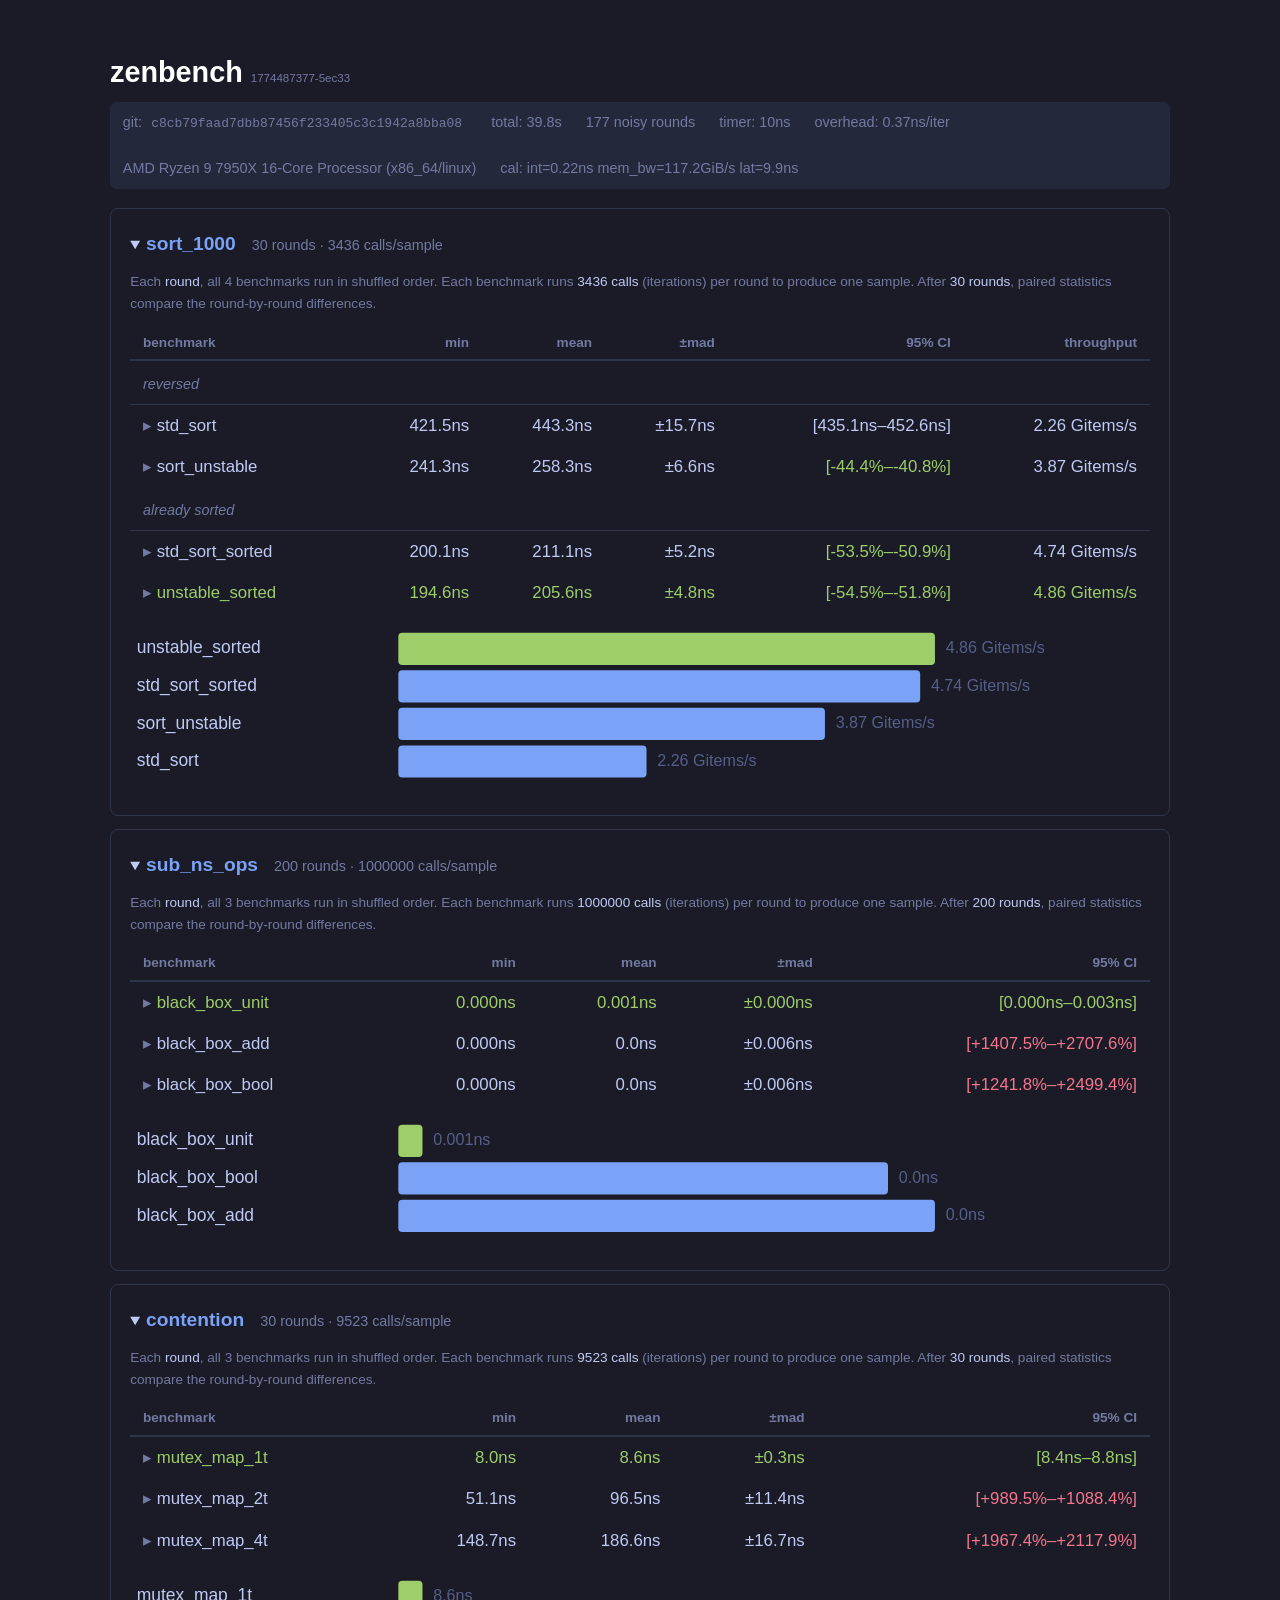
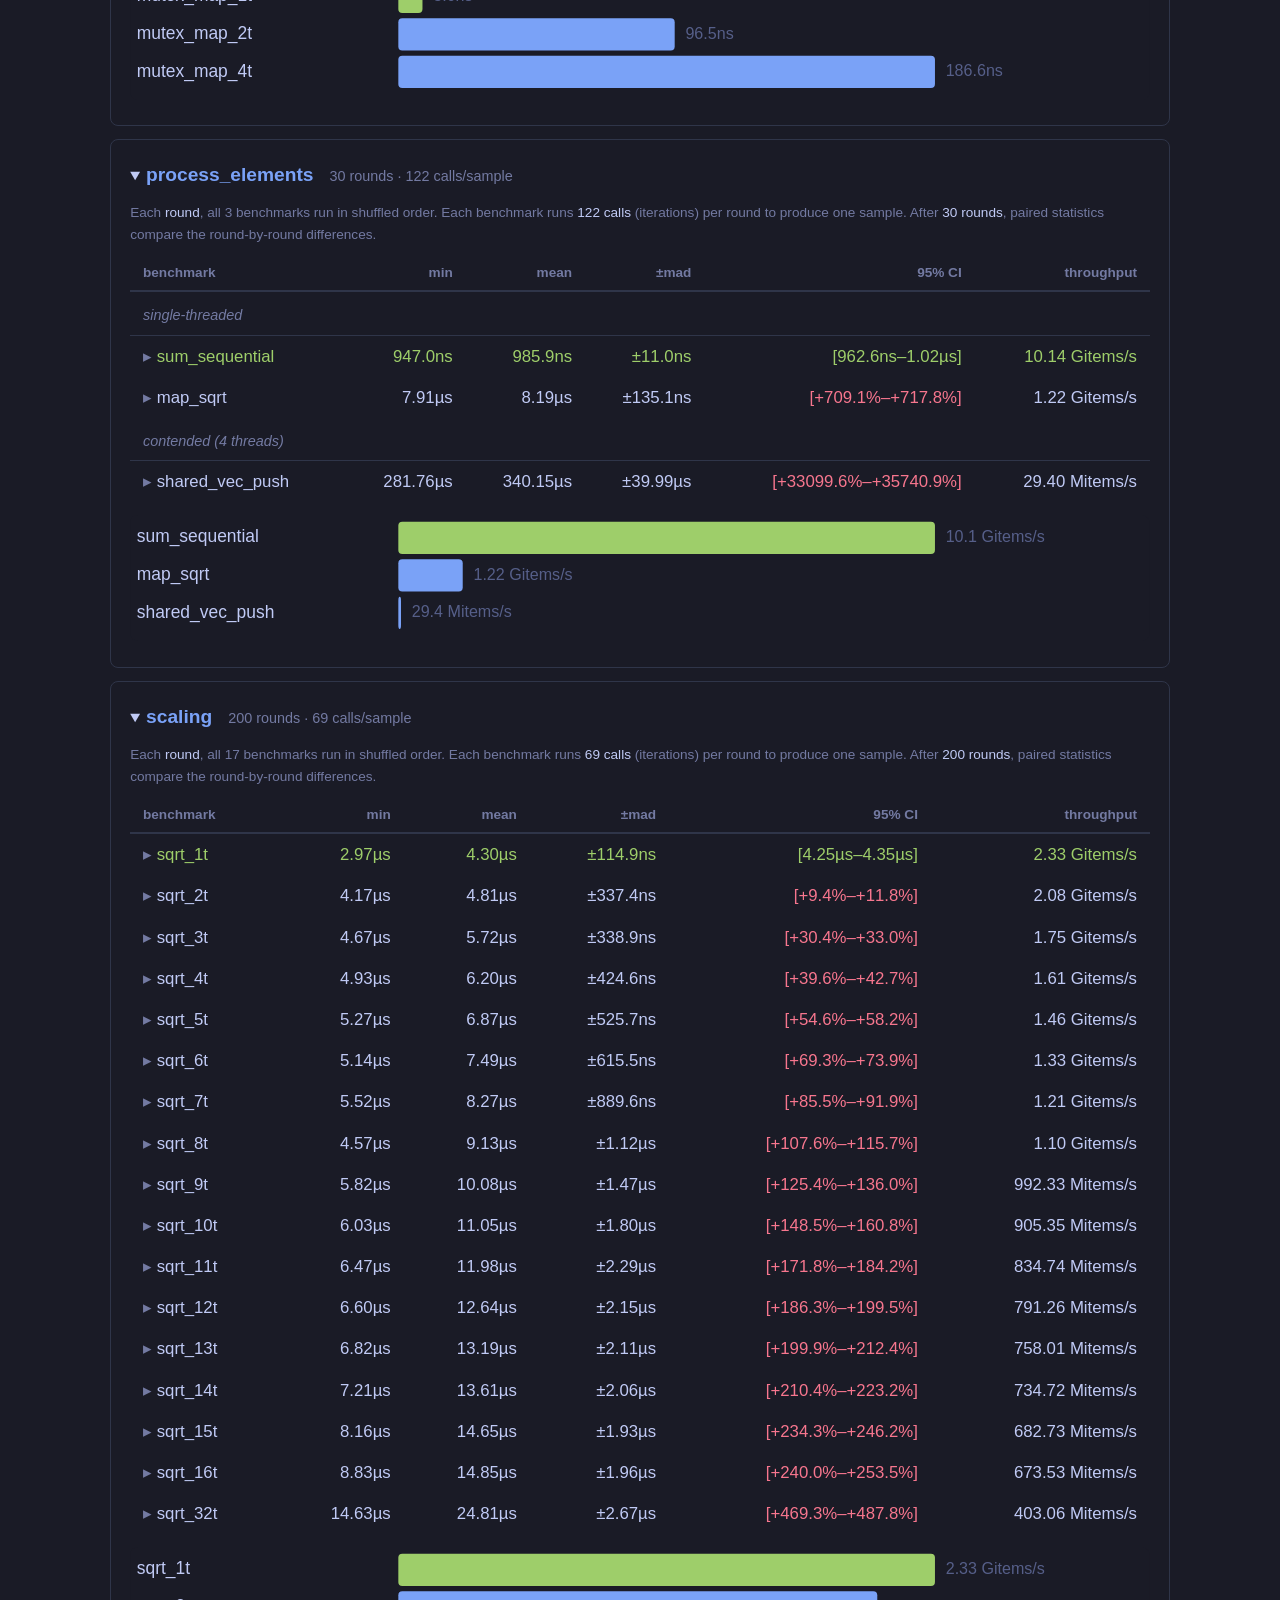
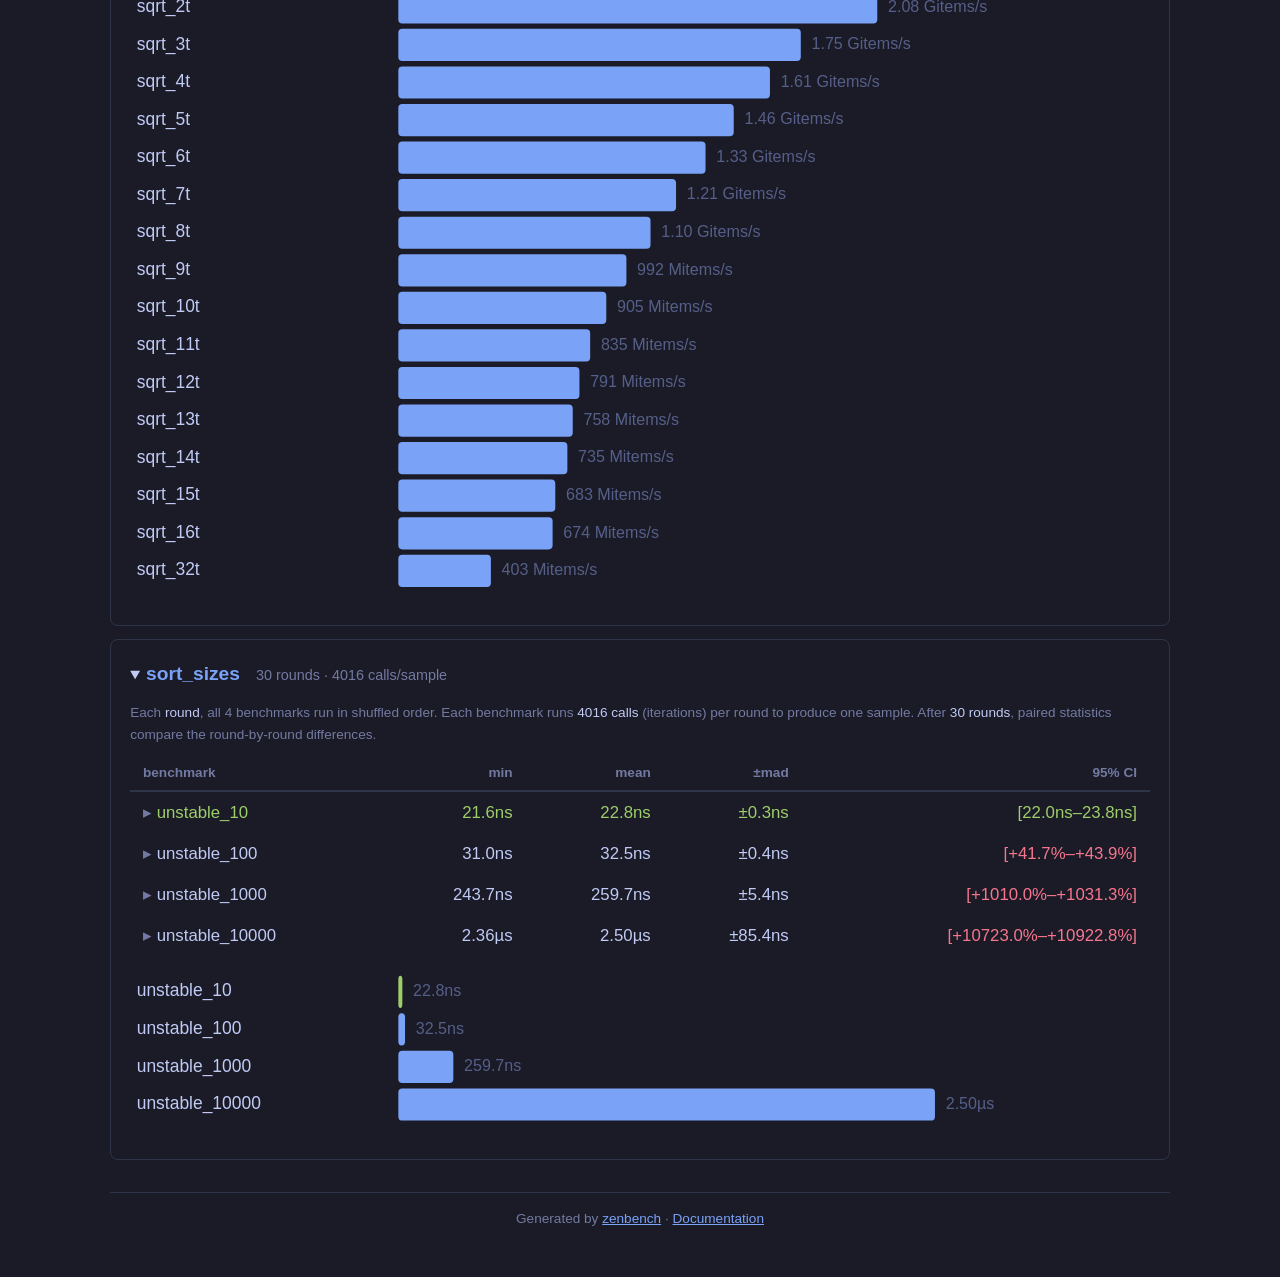
<file: site/static/example-report.html>
<!DOCTYPE html>
<html lang="en">
<head>
<meta charset="utf-8">
<meta name="viewport" content="width=device-width, initial-scale=1">
<title>zenbench results</title>
<style>
  :root { --bg: #1a1b26; --fg: #c0caf5; --accent: #7aa2f7; --dim: #737aa2; --green: #9ece6a; --red: #f7768e; --yellow: #e0af68; --surface: #24283b; --border: #2f3549; }
  body { font-family: -apple-system, BlinkMacSystemFont, 'Segoe UI', sans-serif; background: var(--bg); color: var(--fg); margin: 0; padding: 0; font-size: 15px; line-height: 1.5; }
  .container { max-width: 1060px; margin: 0 auto; padding: 2rem; }
  h1 { color: #fff; margin-bottom: 0.5rem; font-size: 1.8rem; } h1 small { color: var(--dim); font-weight: normal; font-size: 0.4em; }
  h2 { color: var(--accent); font-size: 1.2rem; margin: 0; display: inline; }
  h4 { color: var(--accent); font-size: 0.95rem; margin: 0.6rem 0 0.3rem; }
  .meta { color: var(--dim); font-size: 0.9rem; margin-left: 1rem; }
  .header-meta { display: flex; gap: 1.5rem; flex-wrap: wrap; color: var(--dim); font-size: 0.9rem; margin-bottom: 1.2rem; padding: 0.6rem 0.8rem; background: var(--surface); border-radius: 6px; }
  summary { cursor: pointer; padding: 0.5rem 0; }
  summary:hover { opacity: 0.8; }
  details { margin: 0.8rem 0; border: 1px solid var(--border); border-radius: 8px; padding: 0.8rem 1.2rem; }
  table { border-collapse: collapse; width: 100%; margin: 0.5rem 0; }
  th, td { padding: 0.5rem 0.8rem; text-align: right; font-size: 1.05rem; border: none; }
  th { color: var(--dim); font-weight: 600; font-size: 0.85rem; border-bottom: 2px solid var(--border); }
  th:first-child, td:first-child { text-align: left; }
  td { font-variant-numeric: tabular-nums; }
  .header-row th { padding-bottom: 0.4rem; }
  tr:hover > td { background: rgba(255,255,255,0.03); }
  .fastest > td { color: var(--green); }
  .subgroup td { color: var(--dim); font-style: italic; font-size: 0.9rem; padding-top: 0.8rem; border-bottom: 1px solid var(--border); text-align: left; }
  .bench-toggle { cursor: pointer; white-space: nowrap; }
  .bench-toggle::before { content: '▸ '; color: var(--dim); }
  .detail-toggle:checked + .bench-toggle::before { content: '▾ '; }
  .bench-toggle:hover { opacity: 0.8; }
  .detail-row { display: none; }
  .detail-row td { padding: 0.2rem 0.8rem 0.6rem; border: none; }
  tr:has(.detail-toggle:checked) + .detail-row { display: table-row; }
  .detail-grid { display: grid; grid-template-columns: repeat(auto-fill, minmax(240px, 1fr)); gap: 0.6rem; padding: 0.6rem 0; }
  .detail-section { background: var(--surface); border-radius: 6px; padding: 0.6rem 0.9rem; }
  .detail-table { margin: 0; }
  .detail-table td { font-size: 0.9rem; padding: 0.2rem 0.5rem; border-bottom: 1px solid rgba(255,255,255,0.05); }
  .detail-table td:first-child { color: var(--dim); width: 45%; }
  .explain { font-size: 0.8rem; color: var(--dim); font-style: italic; margin-top: 0.15rem; }
  .methodology { font-size: 0.85rem; color: var(--dim); margin: 0.3rem 0 0.6rem; line-height: 1.6; }
  .methodology strong { color: var(--fg); font-weight: 500; }
  .pill { display: inline-block; font-size: 0.75rem; padding: 0.1em 0.5em; border-radius: 10px; font-weight: 600; }
  .pill-green { background: rgba(158,206,106,0.15); color: var(--green); }
  .pill-red { background: rgba(247,118,142,0.15); color: var(--red); }
  .pill-yellow { background: rgba(224,175,104,0.15); color: var(--yellow); }
  .pill-dim { background: rgba(115,122,162,0.15); color: var(--dim); }
  svg { margin: 0.8rem 0; display: block; max-width: 100%; }
  code { background: var(--surface); padding: 0.15em 0.4em; border-radius: 3px; font-size: 0.9em; }
</style>
</head>
<body><div class="container">
<h1>zenbench <small>1774487377-5ec33</small></h1>
<div class="header-meta"><span>git: <code>c8cb79faad7dbb87456f233405c3c1942a8bba08</code></span><span>total: 39.8s</span><span>177 noisy rounds</span><span>timer: 10ns</span><span>overhead: 0.37ns/iter</span><span>AMD Ryzen 9 7950X 16-Core Processor (x86_64/linux)</span><span>cal: int=0.22ns mem_bw=117.2GiB/s lat=9.9ns</span></div>
<details open><summary><h2>sort_1000</h2><span class="meta">30 rounds · 3436 calls/sample</span></summary>
<p class="methodology">Each <strong>round</strong>, all 4 benchmarks run in shuffled order. Each benchmark runs <strong>3436 calls</strong> (iterations) per round to produce one sample. After <strong>30 rounds</strong>, paired statistics compare the round-by-round differences.</p>
<table><tr class="header-row"><th>benchmark</th><th>min</th><th>mean</th><th>±mad</th><th>95% CI</th><th>throughput</th></tr>
<tr class="subgroup"><td colspan="6">reversed</td></tr>
<tr><td><input type="checkbox" id="b-sort_1000-std_sort" class="detail-toggle" hidden><label class="bench-toggle" for="b-sort_1000-std_sort">std_sort</label></td><td>421.5ns</td><td>443.3ns</td><td>±15.7ns</td><td>[435.1ns–452.6ns]</td><td>2.26 Gitems/s</td></tr>
<tr class="detail-row"><td colspan="6">
<div class="detail-grid">
<div class="detail-section"><h4>Summary</h4><table class="detail-table"><tr><td>n</td><td>30</td></tr><tr><td>min</td><td>421.5ns</td></tr><tr><td>mean</td><td>443.3ns</td></tr><tr><td>median</td><td>434.8ns</td></tr><tr><td>max</td><td>534.8ns</td></tr><tr><td>MAD</td><td>15.7ns</td></tr><tr><td>std dev</td><td>24.9ns</td></tr><tr><td>CV</td><td>5.6% <span class="pill pill-dim">good</span></td></tr><tr><td>cold start</td><td>982.0ns</td></tr><tr><td>mean CI</td><td>[435.1ns – 452.6ns]</td></tr></table></div>
</div>
</td></tr>
<tr><td><input type="checkbox" id="b-sort_1000-sort_unstable" class="detail-toggle" hidden><label class="bench-toggle" for="b-sort_1000-sort_unstable">sort_unstable</label></td><td>241.3ns</td><td>258.3ns</td><td>±6.6ns</td><td><span style="color:#9ece6a">[-44.4%–-40.8%]</span></td><td>3.87 Gitems/s</td></tr>
<tr class="detail-row"><td colspan="6">
<div class="detail-grid">
<div class="detail-section"><h4>Summary</h4><table class="detail-table"><tr><td>n</td><td>30</td></tr><tr><td>min</td><td>241.3ns</td></tr><tr><td>mean</td><td>258.3ns</td></tr><tr><td>median</td><td>248.3ns</td></tr><tr><td>max</td><td>356.2ns</td></tr><tr><td>MAD</td><td>6.6ns</td></tr><tr><td>std dev</td><td>26.4ns</td></tr><tr><td>CV</td><td>10.2% <span class="pill pill-dim">good</span></td></tr><tr><td>cold start</td><td>310.0ns</td></tr><tr><td>mean CI</td><td>[250.0ns – 268.5ns]</td></tr></table></div>
<div class="detail-section"><h4>vs Baseline</h4><table class="detail-table"><tr><td>change</td><td>-42.61%</td></tr><tr><td>significant</td><td><span class="pill pill-green">yes — real difference</span></td></tr><tr><td>effect size</td><td>d=-11.22 <span class="pill pill-dim">large</span></td></tr><tr><td>Wilcoxon p</td><td>0.0000</td></tr><tr><td>CI</td><td>[-195.1ns – -179.3ns]</td></tr><tr><td>drift</td><td>r=0.10 <span class="pill-green pill">stable — no systematic trend</span></td></tr><tr><td>samples</td><td>30</td></tr><tr><td>outliers removed</td><td>3</td></tr></table></div>
</div>
</td></tr>
<tr class="subgroup"><td colspan="6">already sorted</td></tr>
<tr><td><input type="checkbox" id="b-sort_1000-std_sort_sorted" class="detail-toggle" hidden><label class="bench-toggle" for="b-sort_1000-std_sort_sorted">std_sort_sorted</label></td><td>200.1ns</td><td>211.1ns</td><td>±5.2ns</td><td><span style="color:#9ece6a">[-53.5%–-50.9%]</span></td><td>4.74 Gitems/s</td></tr>
<tr class="detail-row"><td colspan="6">
<div class="detail-grid">
<div class="detail-section"><h4>Summary</h4><table class="detail-table"><tr><td>n</td><td>30</td></tr><tr><td>min</td><td>200.1ns</td></tr><tr><td>mean</td><td>211.1ns</td></tr><tr><td>median</td><td>204.6ns</td></tr><tr><td>max</td><td>254.5ns</td></tr><tr><td>MAD</td><td>5.2ns</td></tr><tr><td>std dev</td><td>13.9ns</td></tr><tr><td>CV</td><td>6.6% <span class="pill pill-dim">good</span></td></tr><tr><td>cold start</td><td>301.0ns</td></tr><tr><td>mean CI</td><td>[206.6ns – 216.3ns]</td></tr></table></div>
<div class="detail-section"><h4>vs Baseline</h4><table class="detail-table"><tr><td>change</td><td>-52.13%</td></tr><tr><td>significant</td><td><span class="pill pill-green">yes — real difference</span></td></tr><tr><td>effect size</td><td>d=-15.83 <span class="pill pill-dim">large</span></td></tr><tr><td>Wilcoxon p</td><td>0.0000</td></tr><tr><td>CI</td><td>[-234.8ns – -223.4ns]</td></tr><tr><td>drift</td><td>r=0.24 <span class="pill-green pill">stable — no systematic trend</span></td></tr><tr><td>samples</td><td>30</td></tr><tr><td>outliers removed</td><td>3</td></tr></table></div>
</div>
</td></tr>
<tr class="fastest"><td><input type="checkbox" id="b-sort_1000-unstable_sorted" class="detail-toggle" hidden><label class="bench-toggle" for="b-sort_1000-unstable_sorted">unstable_sorted</label></td><td>194.6ns</td><td>205.6ns</td><td>±4.8ns</td><td><span style="color:#9ece6a">[-54.5%–-51.8%]</span></td><td>4.86 Gitems/s</td></tr>
<tr class="detail-row"><td colspan="6">
<div class="detail-grid">
<div class="detail-section"><h4>Summary</h4><table class="detail-table"><tr><td>n</td><td>30</td></tr><tr><td>min</td><td>194.6ns</td></tr><tr><td>mean</td><td>205.6ns</td></tr><tr><td>median</td><td>199.8ns</td></tr><tr><td>max</td><td>269.2ns</td></tr><tr><td>MAD</td><td>4.8ns</td></tr><tr><td>std dev</td><td>15.3ns</td></tr><tr><td>CV</td><td>7.4% <span class="pill pill-dim">good</span></td></tr><tr><td>cold start</td><td>371.0ns</td></tr><tr><td>mean CI</td><td>[200.8ns – 211.5ns]</td></tr></table></div>
<div class="detail-section"><h4>vs Baseline</h4><table class="detail-table"><tr><td>change</td><td>-53.10%</td></tr><tr><td>significant</td><td><span class="pill pill-green">yes — real difference</span></td></tr><tr><td>effect size</td><td>d=-14.30 <span class="pill pill-dim">large</span></td></tr><tr><td>Wilcoxon p</td><td>0.0000</td></tr><tr><td>CI</td><td>[-239.0ns – -227.1ns]</td></tr><tr><td>drift</td><td>r=0.15 <span class="pill-green pill">stable — no systematic trend</span></td></tr><tr><td>samples</td><td>30</td></tr><tr><td>outliers removed</td><td>2</td></tr></table></div>
</div>
</td></tr>
</table>
<svg width="100%" viewBox="0 0 760 122" xmlns="http://www.w3.org/2000/svg">
<style>
text { font-family: -apple-system, sans-serif; font-size: 13px; fill: #c0caf5; }
.bar { fill: #7aa2f7; }
.bar-fastest { fill: #9ece6a; }
.value { font-size: 12px; fill: #565f89; }
</style>
<rect width="100%" height="100%" fill="#1a1b26" rx="6"/>
  <text x="5" y="17" dominant-baseline="middle">unstable_sorted</text>
<rect class="bar-fastest" x="200" y="5" width="400" height="24" rx="3"/>
<text class="value" x="608" y="17" dominant-baseline="middle">4.86 Gitems/s</text>
  <text x="5" y="45" dominant-baseline="middle">std_sort_sorted</text>
<rect class="bar" x="200" y="33" width="389" height="24" rx="3"/>
<text class="value" x="597" y="45" dominant-baseline="middle">4.74 Gitems/s</text>
  <text x="5" y="73" dominant-baseline="middle">sort_unstable</text>
<rect class="bar" x="200" y="61" width="318" height="24" rx="3"/>
<text class="value" x="526" y="73" dominant-baseline="middle">3.87 Gitems/s</text>
  <text x="5" y="101" dominant-baseline="middle">std_sort</text>
<rect class="bar" x="200" y="89" width="185" height="24" rx="3"/>
<text class="value" x="393" y="101" dominant-baseline="middle">2.26 Gitems/s</text>
</svg>
</details>
<details open><summary><h2>sub_ns_ops</h2><span class="meta">200 rounds · 1000000 calls/sample</span></summary>
<p class="methodology">Each <strong>round</strong>, all 3 benchmarks run in shuffled order. Each benchmark runs <strong>1000000 calls</strong> (iterations) per round to produce one sample. After <strong>200 rounds</strong>, paired statistics compare the round-by-round differences.</p>
<table><tr class="header-row"><th>benchmark</th><th>min</th><th>mean</th><th>±mad</th><th>95% CI</th></tr>
<tr class="fastest"><td><input type="checkbox" id="b-sub_ns_ops-black_box_unit" class="detail-toggle" hidden><label class="bench-toggle" for="b-sub_ns_ops-black_box_unit">black_box_unit</label></td><td>0.000ns</td><td>0.001ns</td><td>±0.000ns</td><td>[0.000ns–0.003ns]</td></tr>
<tr class="detail-row"><td colspan="5">
<div class="detail-grid">
<div class="detail-section"><h4>Summary</h4><table class="detail-table"><tr><td>n</td><td>200</td></tr><tr><td>min</td><td>0.000ns</td></tr><tr><td>mean</td><td>0.001ns</td></tr><tr><td>median</td><td>0.000ns</td></tr><tr><td>max</td><td>0.1ns</td></tr><tr><td>MAD</td><td>0.000ns</td></tr><tr><td>std dev</td><td>0.0ns</td></tr><tr><td>CV</td><td>831.9% <span class="pill pill-red">very noisy — try a quieter system</span></td></tr><tr><td>cold start</td><td>100.0ns</td></tr><tr><td>mean CI</td><td>[0.000ns – 0.003ns]</td></tr></table></div>
</div>
</td></tr>
<tr><td><input type="checkbox" id="b-sub_ns_ops-black_box_add" class="detail-toggle" hidden><label class="bench-toggle" for="b-sub_ns_ops-black_box_add">black_box_add</label></td><td>0.000ns</td><td>0.0ns</td><td>±0.006ns</td><td><span style="color:#f7768e">[+1407.5%–+2707.6%]</span></td></tr>
<tr class="detail-row"><td colspan="5">
<div class="detail-grid">
<div class="detail-section"><h4>Summary</h4><table class="detail-table"><tr><td>n</td><td>200</td></tr><tr><td>min</td><td>0.000ns</td></tr><tr><td>mean</td><td>0.0ns</td></tr><tr><td>median</td><td>0.004ns</td></tr><tr><td>max</td><td>0.3ns</td></tr><tr><td>MAD</td><td>0.006ns</td></tr><tr><td>std dev</td><td>0.1ns</td></tr><tr><td>CV</td><td>223.6% <span class="pill pill-red">very noisy — try a quieter system</span></td></tr><tr><td>cold start</td><td>10.0ns</td></tr><tr><td>mean CI</td><td>[0.0ns – 0.0ns]</td></tr></table></div>
<div class="detail-section"><h4>vs Baseline</h4><table class="detail-table"><tr><td>change</td><td>+2023.33%</td></tr><tr><td>significant</td><td><span class="pill pill-green">yes — real difference</span></td></tr><tr><td>effect size</td><td>d=0.59 <span class="pill pill-dim">medium</span></td></tr><tr><td>Wilcoxon p</td><td>0.0000</td></tr><tr><td>CI</td><td>[0.0ns – 0.0ns]</td></tr><tr><td>drift</td><td>r=0.36 <span class="pill-yellow pill">later rounds slower — possible thermal throttling</span></td></tr><tr><td>samples</td><td>200</td></tr><tr><td>outliers removed</td><td>0</td></tr></table></div>
</div>
</td></tr>
<tr><td><input type="checkbox" id="b-sub_ns_ops-black_box_bool" class="detail-toggle" hidden><label class="bench-toggle" for="b-sub_ns_ops-black_box_bool">black_box_bool</label></td><td>0.000ns</td><td>0.0ns</td><td>±0.006ns</td><td><span style="color:#f7768e">[+1241.8%–+2499.4%]</span></td></tr>
<tr class="detail-row"><td colspan="5">
<div class="detail-grid">
<div class="detail-section"><h4>Summary</h4><table class="detail-table"><tr><td>n</td><td>200</td></tr><tr><td>min</td><td>0.000ns</td></tr><tr><td>mean</td><td>0.0ns</td></tr><tr><td>median</td><td>0.004ns</td></tr><tr><td>max</td><td>0.3ns</td></tr><tr><td>MAD</td><td>0.006ns</td></tr><tr><td>std dev</td><td>0.1ns</td></tr><tr><td>CV</td><td>229.6% <span class="pill pill-red">very noisy — try a quieter system</span></td></tr><tr><td>cold start</td><td>10.0ns</td></tr><tr><td>mean CI</td><td>[0.0ns – 0.0ns]</td></tr></table></div>
<div class="detail-section"><h4>vs Baseline</h4><table class="detail-table"><tr><td>change</td><td>+1839.68%</td></tr><tr><td>significant</td><td><span class="pill pill-green">yes — real difference</span></td></tr><tr><td>effect size</td><td>d=0.57 <span class="pill pill-dim">medium</span></td></tr><tr><td>Wilcoxon p</td><td>0.0000</td></tr><tr><td>CI</td><td>[0.0ns – 0.0ns]</td></tr><tr><td>drift</td><td>r=0.27 <span class="pill-green pill">stable — no systematic trend</span></td></tr><tr><td>samples</td><td>200</td></tr><tr><td>outliers removed</td><td>0</td></tr></table></div>
</div>
</td></tr>
</table>
<svg width="100%" viewBox="0 0 760 94" xmlns="http://www.w3.org/2000/svg">
<style>
text { font-family: -apple-system, sans-serif; font-size: 13px; fill: #c0caf5; }
.bar { fill: #7aa2f7; }
.bar-fastest { fill: #9ece6a; }
.value { font-size: 12px; fill: #565f89; }
</style>
<rect width="100%" height="100%" fill="#1a1b26" rx="6"/>
  <text x="5" y="17" dominant-baseline="middle">black_box_unit</text>
<rect class="bar-fastest" x="200" y="5" width="18" height="24" rx="3"/>
<text class="value" x="226" y="17" dominant-baseline="middle">0.001ns</text>
  <text x="5" y="45" dominant-baseline="middle">black_box_bool</text>
<rect class="bar" x="200" y="33" width="365" height="24" rx="3"/>
<text class="value" x="573" y="45" dominant-baseline="middle">0.0ns</text>
  <text x="5" y="73" dominant-baseline="middle">black_box_add</text>
<rect class="bar" x="200" y="61" width="400" height="24" rx="3"/>
<text class="value" x="608" y="73" dominant-baseline="middle">0.0ns</text>
</svg>
</details>
<details open><summary><h2>contention</h2><span class="meta">30 rounds · 9523 calls/sample</span></summary>
<p class="methodology">Each <strong>round</strong>, all 3 benchmarks run in shuffled order. Each benchmark runs <strong>9523 calls</strong> (iterations) per round to produce one sample. After <strong>30 rounds</strong>, paired statistics compare the round-by-round differences.</p>
<table><tr class="header-row"><th>benchmark</th><th>min</th><th>mean</th><th>±mad</th><th>95% CI</th></tr>
<tr class="fastest"><td><input type="checkbox" id="b-contention-mutex_map_1t" class="detail-toggle" hidden><label class="bench-toggle" for="b-contention-mutex_map_1t">mutex_map_1t</label></td><td>8.0ns</td><td>8.6ns</td><td>±0.3ns</td><td>[8.4ns–8.8ns]</td></tr>
<tr class="detail-row"><td colspan="5">
<div class="detail-grid">
<div class="detail-section"><h4>Summary</h4><table class="detail-table"><tr><td>n</td><td>30</td></tr><tr><td>min</td><td>8.0ns</td></tr><tr><td>mean</td><td>8.6ns</td></tr><tr><td>median</td><td>8.5ns</td></tr><tr><td>max</td><td>10.9ns</td></tr><tr><td>MAD</td><td>0.3ns</td></tr><tr><td>std dev</td><td>0.5ns</td></tr><tr><td>CV</td><td>5.9% <span class="pill pill-dim">good</span></td></tr><tr><td>cold start</td><td>12.45µs</td></tr><tr><td>mean CI</td><td>[8.4ns – 8.8ns]</td></tr></table></div>
<div class="detail-section"><h4>Tags</h4><table class="detail-table"><tr><td>threads</td><td>1</td></tr></table></div>
</div>
</td></tr>
<tr><td><input type="checkbox" id="b-contention-mutex_map_2t" class="detail-toggle" hidden><label class="bench-toggle" for="b-contention-mutex_map_2t">mutex_map_2t</label></td><td>51.1ns</td><td>96.5ns</td><td>±11.4ns</td><td><span style="color:#f7768e">[+989.5%–+1088.4%]</span></td></tr>
<tr class="detail-row"><td colspan="5">
<div class="detail-grid">
<div class="detail-section"><h4>Summary</h4><table class="detail-table"><tr><td>n</td><td>30</td></tr><tr><td>min</td><td>51.1ns</td></tr><tr><td>mean</td><td>96.5ns</td></tr><tr><td>median</td><td>99.5ns</td></tr><tr><td>max</td><td>114.6ns</td></tr><tr><td>MAD</td><td>11.4ns</td></tr><tr><td>std dev</td><td>14.6ns</td></tr><tr><td>CV</td><td>15.1% <span class="pill pill-yellow">noisy</span></td></tr><tr><td>cold start</td><td>58.74µs</td></tr><tr><td>mean CI</td><td>[91.0ns – 101.3ns]</td></tr></table></div>
<div class="detail-section"><h4>vs Baseline</h4><table class="detail-table"><tr><td>change</td><td>+1040.94%</td></tr><tr><td>significant</td><td><span class="pill pill-green">yes — real difference</span></td></tr><tr><td>effect size</td><td>d=10.48 <span class="pill pill-dim">large</span></td></tr><tr><td>Wilcoxon p</td><td>0.0000</td></tr><tr><td>CI</td><td>[85.0ns – 93.5ns]</td></tr><tr><td>drift</td><td>r=0.30 <span class="pill-green pill">stable — no systematic trend</span></td></tr><tr><td>samples</td><td>30</td></tr><tr><td>outliers removed</td><td>1</td></tr></table></div>
<div class="detail-section"><h4>Tags</h4><table class="detail-table"><tr><td>threads</td><td>2</td></tr></table></div>
</div>
</td></tr>
<tr><td><input type="checkbox" id="b-contention-mutex_map_4t" class="detail-toggle" hidden><label class="bench-toggle" for="b-contention-mutex_map_4t">mutex_map_4t</label></td><td>148.7ns</td><td>186.6ns</td><td>±16.7ns</td><td><span style="color:#f7768e">[+1967.4%–+2117.9%]</span></td></tr>
<tr class="detail-row"><td colspan="5">
<div class="detail-grid">
<div class="detail-section"><h4>Summary</h4><table class="detail-table"><tr><td>n</td><td>30</td></tr><tr><td>min</td><td>148.7ns</td></tr><tr><td>mean</td><td>186.6ns</td></tr><tr><td>median</td><td>183.1ns</td></tr><tr><td>max</td><td>257.4ns</td></tr><tr><td>MAD</td><td>16.7ns</td></tr><tr><td>std dev</td><td>22.0ns</td></tr><tr><td>CV</td><td>11.8% <span class="pill pill-dim">good</span></td></tr><tr><td>cold start</td><td>147.16µs</td></tr><tr><td>mean CI</td><td>[179.0ns – 194.8ns]</td></tr></table></div>
<div class="detail-section"><h4>vs Baseline</h4><table class="detail-table"><tr><td>change</td><td>+2042.91%</td></tr><tr><td>significant</td><td><span class="pill pill-green">yes — real difference</span></td></tr><tr><td>effect size</td><td>d=13.93 <span class="pill pill-dim">large</span></td></tr><tr><td>Wilcoxon p</td><td>0.0000</td></tr><tr><td>CI</td><td>[169.1ns – 182.0ns]</td></tr><tr><td>drift</td><td>r=-0.05 <span class="pill-green pill">stable — no systematic trend</span></td></tr><tr><td>samples</td><td>30</td></tr><tr><td>outliers removed</td><td>1</td></tr></table></div>
<div class="detail-section"><h4>Tags</h4><table class="detail-table"><tr><td>threads</td><td>4</td></tr></table></div>
</div>
</td></tr>
</table>
<svg width="100%" viewBox="0 0 760 94" xmlns="http://www.w3.org/2000/svg">
<style>
text { font-family: -apple-system, sans-serif; font-size: 13px; fill: #c0caf5; }
.bar { fill: #7aa2f7; }
.bar-fastest { fill: #9ece6a; }
.value { font-size: 12px; fill: #565f89; }
</style>
<rect width="100%" height="100%" fill="#1a1b26" rx="6"/>
  <text x="5" y="17" dominant-baseline="middle">mutex_map_1t</text>
<rect class="bar-fastest" x="200" y="5" width="18" height="24" rx="3"/>
<text class="value" x="226" y="17" dominant-baseline="middle">8.6ns</text>
  <text x="5" y="45" dominant-baseline="middle">mutex_map_2t</text>
<rect class="bar" x="200" y="33" width="206" height="24" rx="3"/>
<text class="value" x="414" y="45" dominant-baseline="middle">96.5ns</text>
  <text x="5" y="73" dominant-baseline="middle">mutex_map_4t</text>
<rect class="bar" x="200" y="61" width="400" height="24" rx="3"/>
<text class="value" x="608" y="73" dominant-baseline="middle">186.6ns</text>
</svg>
</details>
<details open><summary><h2>process_elements</h2><span class="meta">30 rounds · 122 calls/sample</span></summary>
<p class="methodology">Each <strong>round</strong>, all 3 benchmarks run in shuffled order. Each benchmark runs <strong>122 calls</strong> (iterations) per round to produce one sample. After <strong>30 rounds</strong>, paired statistics compare the round-by-round differences.</p>
<table><tr class="header-row"><th>benchmark</th><th>min</th><th>mean</th><th>±mad</th><th>95% CI</th><th>throughput</th></tr>
<tr class="subgroup"><td colspan="6">single-threaded</td></tr>
<tr class="fastest"><td><input type="checkbox" id="b-process_elements-sum_sequential" class="detail-toggle" hidden><label class="bench-toggle" for="b-process_elements-sum_sequential">sum_sequential</label></td><td>947.0ns</td><td>985.9ns</td><td>±11.0ns</td><td>[962.6ns–1.02µs]</td><td>10.14 Gitems/s</td></tr>
<tr class="detail-row"><td colspan="6">
<div class="detail-grid">
<div class="detail-section"><h4>Summary</h4><table class="detail-table"><tr><td>n</td><td>30</td></tr><tr><td>min</td><td>947.0ns</td></tr><tr><td>mean</td><td>985.9ns</td></tr><tr><td>median</td><td>958.0ns</td></tr><tr><td>max</td><td>1.29µs</td></tr><tr><td>MAD</td><td>11.0ns</td></tr><tr><td>std dev</td><td>77.4ns</td></tr><tr><td>CV</td><td>7.8% <span class="pill pill-dim">good</span></td></tr><tr><td>cold start</td><td>581.0ns</td></tr><tr><td>mean CI</td><td>[962.6ns – 1.02µs]</td></tr></table></div>
</div>
</td></tr>
<tr><td><input type="checkbox" id="b-process_elements-map_sqrt" class="detail-toggle" hidden><label class="bench-toggle" for="b-process_elements-map_sqrt">map_sqrt</label></td><td>7.91µs</td><td>8.19µs</td><td>±135.1ns</td><td><span style="color:#f7768e">[+709.1%–+717.8%]</span></td><td>1.22 Gitems/s</td></tr>
<tr class="detail-row"><td colspan="6">
<div class="detail-grid">
<div class="detail-section"><h4>Summary</h4><table class="detail-table"><tr><td>n</td><td>30</td></tr><tr><td>min</td><td>7.91µs</td></tr><tr><td>mean</td><td>8.19µs</td></tr><tr><td>median</td><td>8.05µs</td></tr><tr><td>max</td><td>10.16µs</td></tr><tr><td>MAD</td><td>135.1ns</td></tr><tr><td>std dev</td><td>441.3ns</td></tr><tr><td>CV</td><td>5.4% <span class="pill pill-dim">good</span></td></tr><tr><td>cold start</td><td>9.14µs</td></tr><tr><td>mean CI</td><td>[8.06µs – 8.36µs]</td></tr></table></div>
<div class="detail-section"><h4>vs Baseline</h4><table class="detail-table"><tr><td>change</td><td>+713.46%</td></tr><tr><td>significant</td><td><span class="pill pill-green">yes — real difference</span></td></tr><tr><td>effect size</td><td>d=80.29 <span class="pill pill-dim">large</span></td></tr><tr><td>Wilcoxon p</td><td>0.0000</td></tr><tr><td>CI</td><td>[7.02µs – 7.10µs]</td></tr><tr><td>drift</td><td>r=0.30 <span class="pill-green pill">stable — no systematic trend</span></td></tr><tr><td>samples</td><td>30</td></tr><tr><td>outliers removed</td><td>4</td></tr></table></div>
</div>
</td></tr>
<tr class="subgroup"><td colspan="6">contended (4 threads)</td></tr>
<tr><td><input type="checkbox" id="b-process_elements-shared_vec_push" class="detail-toggle" hidden><label class="bench-toggle" for="b-process_elements-shared_vec_push">shared_vec_push</label></td><td>281.76µs</td><td>340.15µs</td><td>±39.99µs</td><td><span style="color:#f7768e">[+33099.6%–+35740.9%]</span></td><td>29.40 Mitems/s</td></tr>
<tr class="detail-row"><td colspan="6">
<div class="detail-grid">
<div class="detail-section"><h4>Summary</h4><table class="detail-table"><tr><td>n</td><td>30</td></tr><tr><td>min</td><td>281.76µs</td></tr><tr><td>mean</td><td>340.15µs</td></tr><tr><td>median</td><td>334.76µs</td></tr><tr><td>max</td><td>424.82µs</td></tr><tr><td>MAD</td><td>39.99µs</td></tr><tr><td>std dev</td><td>36.90µs</td></tr><tr><td>CV</td><td>10.8% <span class="pill pill-dim">good</span></td></tr><tr><td>cold start</td><td>312.58µs</td></tr><tr><td>mean CI</td><td>[327.34µs – 353.38µs]</td></tr></table></div>
<div class="detail-section"><h4>vs Baseline</h4><table class="detail-table"><tr><td>change</td><td>+34400.03%</td></tr><tr><td>significant</td><td><span class="pill pill-green">yes — real difference</span></td></tr><tr><td>effect size</td><td>d=13.00 <span class="pill pill-dim">large</span></td></tr><tr><td>Wilcoxon p</td><td>0.0000</td></tr><tr><td>CI</td><td>[326.34µs – 352.38µs]</td></tr><tr><td>drift</td><td>r=0.19 <span class="pill-green pill">stable — no systematic trend</span></td></tr><tr><td>samples</td><td>30</td></tr><tr><td>outliers removed</td><td>0</td></tr></table></div>
<div class="detail-section"><h4>Tags</h4><table class="detail-table"><tr><td>threads</td><td>4</td></tr></table></div>
</div>
</td></tr>
</table>
<svg width="100%" viewBox="0 0 760 94" xmlns="http://www.w3.org/2000/svg">
<style>
text { font-family: -apple-system, sans-serif; font-size: 13px; fill: #c0caf5; }
.bar { fill: #7aa2f7; }
.bar-fastest { fill: #9ece6a; }
.value { font-size: 12px; fill: #565f89; }
</style>
<rect width="100%" height="100%" fill="#1a1b26" rx="6"/>
  <text x="5" y="17" dominant-baseline="middle">sum_sequential</text>
<rect class="bar-fastest" x="200" y="5" width="400" height="24" rx="3"/>
<text class="value" x="608" y="17" dominant-baseline="middle">10.1 Gitems/s</text>
  <text x="5" y="45" dominant-baseline="middle">map_sqrt</text>
<rect class="bar" x="200" y="33" width="48" height="24" rx="3"/>
<text class="value" x="256" y="45" dominant-baseline="middle">1.22 Gitems/s</text>
  <text x="5" y="73" dominant-baseline="middle">shared_vec_push</text>
<rect class="bar" x="200" y="61" width="2" height="24" rx="3"/>
<text class="value" x="210" y="73" dominant-baseline="middle">29.4 Mitems/s</text>
</svg>
</details>
<details open><summary><h2>scaling</h2><span class="meta">200 rounds · 69 calls/sample</span></summary>
<p class="methodology">Each <strong>round</strong>, all 17 benchmarks run in shuffled order. Each benchmark runs <strong>69 calls</strong> (iterations) per round to produce one sample. After <strong>200 rounds</strong>, paired statistics compare the round-by-round differences.</p>
<table><tr class="header-row"><th>benchmark</th><th>min</th><th>mean</th><th>±mad</th><th>95% CI</th><th>throughput</th></tr>
<tr class="fastest"><td><input type="checkbox" id="b-scaling-sqrt_1t" class="detail-toggle" hidden><label class="bench-toggle" for="b-scaling-sqrt_1t">sqrt_1t</label></td><td>2.97µs</td><td>4.30µs</td><td>±114.9ns</td><td>[4.25µs–4.35µs]</td><td>2.33 Gitems/s</td></tr>
<tr class="detail-row"><td colspan="6">
<div class="detail-grid">
<div class="detail-section"><h4>Summary</h4><table class="detail-table"><tr><td>n</td><td>200</td></tr><tr><td>min</td><td>2.97µs</td></tr><tr><td>mean</td><td>4.30µs</td></tr><tr><td>median</td><td>4.20µs</td></tr><tr><td>max</td><td>6.94µs</td></tr><tr><td>MAD</td><td>114.9ns</td></tr><tr><td>std dev</td><td>383.4ns</td></tr><tr><td>CV</td><td>8.9% <span class="pill pill-dim">good</span></td></tr><tr><td>cold start</td><td>12.53µs</td></tr><tr><td>mean CI</td><td>[4.25µs – 4.35µs]</td></tr></table></div>
<div class="detail-section"><h4>Tags</h4><table class="detail-table"><tr><td>threads</td><td>1</td></tr></table></div>
</div>
</td></tr>
<tr><td><input type="checkbox" id="b-scaling-sqrt_2t" class="detail-toggle" hidden><label class="bench-toggle" for="b-scaling-sqrt_2t">sqrt_2t</label></td><td>4.17µs</td><td>4.81µs</td><td>±337.4ns</td><td><span style="color:#f7768e">[+9.4%–+11.8%]</span></td><td>2.08 Gitems/s</td></tr>
<tr class="detail-row"><td colspan="6">
<div class="detail-grid">
<div class="detail-section"><h4>Summary</h4><table class="detail-table"><tr><td>n</td><td>200</td></tr><tr><td>min</td><td>4.17µs</td></tr><tr><td>mean</td><td>4.81µs</td></tr><tr><td>median</td><td>4.70µs</td></tr><tr><td>max</td><td>8.42µs</td></tr><tr><td>MAD</td><td>337.4ns</td></tr><tr><td>std dev</td><td>554.5ns</td></tr><tr><td>CV</td><td>11.5% <span class="pill pill-dim">good</span></td></tr><tr><td>cold start</td><td>204.33µs</td></tr><tr><td>mean CI</td><td>[4.74µs – 4.89µs]</td></tr></table></div>
<div class="detail-section"><h4>vs Baseline</h4><table class="detail-table"><tr><td>change</td><td>+10.62%</td></tr><tr><td>significant</td><td><span class="pill pill-green">yes — real difference</span></td></tr><tr><td>effect size</td><td>d=1.79 <span class="pill pill-dim">large</span></td></tr><tr><td>Wilcoxon p</td><td>0.0000</td></tr><tr><td>CI</td><td>[402.3ns – 502.5ns]</td></tr><tr><td>drift</td><td>r=0.05 <span class="pill-green pill">stable — no systematic trend</span></td></tr><tr><td>samples</td><td>200</td></tr><tr><td>outliers removed</td><td>16</td></tr></table></div>
<div class="detail-section"><h4>Tags</h4><table class="detail-table"><tr><td>threads</td><td>2</td></tr></table></div>
</div>
</td></tr>
<tr><td><input type="checkbox" id="b-scaling-sqrt_3t" class="detail-toggle" hidden><label class="bench-toggle" for="b-scaling-sqrt_3t">sqrt_3t</label></td><td>4.67µs</td><td>5.72µs</td><td>±338.9ns</td><td><span style="color:#f7768e">[+30.4%–+33.0%]</span></td><td>1.75 Gitems/s</td></tr>
<tr class="detail-row"><td colspan="6">
<div class="detail-grid">
<div class="detail-section"><h4>Summary</h4><table class="detail-table"><tr><td>n</td><td>200</td></tr><tr><td>min</td><td>4.67µs</td></tr><tr><td>mean</td><td>5.72µs</td></tr><tr><td>median</td><td>5.58µs</td></tr><tr><td>max</td><td>9.01µs</td></tr><tr><td>MAD</td><td>338.9ns</td></tr><tr><td>std dev</td><td>626.8ns</td></tr><tr><td>CV</td><td>11.0% <span class="pill pill-dim">good</span></td></tr><tr><td>cold start</td><td>110.51µs</td></tr><tr><td>mean CI</td><td>[5.64µs – 5.81µs]</td></tr></table></div>
<div class="detail-section"><h4>vs Baseline</h4><table class="detail-table"><tr><td>change</td><td>+31.69%</td></tr><tr><td>significant</td><td><span class="pill pill-green">yes — real difference</span></td></tr><tr><td>effect size</td><td>d=4.70 <span class="pill pill-dim">large</span></td></tr><tr><td>Wilcoxon p</td><td>0.0000</td></tr><tr><td>CI</td><td>[1.29µs – 1.40µs]</td></tr><tr><td>drift</td><td>r=0.06 <span class="pill-green pill">stable — no systematic trend</span></td></tr><tr><td>samples</td><td>200</td></tr><tr><td>outliers removed</td><td>16</td></tr></table></div>
<div class="detail-section"><h4>Tags</h4><table class="detail-table"><tr><td>threads</td><td>3</td></tr></table></div>
</div>
</td></tr>
<tr><td><input type="checkbox" id="b-scaling-sqrt_4t" class="detail-toggle" hidden><label class="bench-toggle" for="b-scaling-sqrt_4t">sqrt_4t</label></td><td>4.93µs</td><td>6.20µs</td><td>±424.6ns</td><td><span style="color:#f7768e">[+39.6%–+42.7%]</span></td><td>1.61 Gitems/s</td></tr>
<tr class="detail-row"><td colspan="6">
<div class="detail-grid">
<div class="detail-section"><h4>Summary</h4><table class="detail-table"><tr><td>n</td><td>200</td></tr><tr><td>min</td><td>4.93µs</td></tr><tr><td>mean</td><td>6.20µs</td></tr><tr><td>median</td><td>6.02µs</td></tr><tr><td>max</td><td>15.56µs</td></tr><tr><td>MAD</td><td>424.6ns</td></tr><tr><td>std dev</td><td>967.8ns</td></tr><tr><td>CV</td><td>15.6% <span class="pill pill-yellow">noisy</span></td></tr><tr><td>cold start</td><td>139.40µs</td></tr><tr><td>mean CI</td><td>[6.08µs – 6.34µs]</td></tr></table></div>
<div class="detail-section"><h4>vs Baseline</h4><table class="detail-table"><tr><td>change</td><td>+41.17%</td></tr><tr><td>significant</td><td><span class="pill pill-green">yes — real difference</span></td></tr><tr><td>effect size</td><td>d=5.35 <span class="pill pill-dim">large</span></td></tr><tr><td>Wilcoxon p</td><td>0.0000</td></tr><tr><td>CI</td><td>[1.69µs – 1.82µs]</td></tr><tr><td>drift</td><td>r=-0.00 <span class="pill-green pill">stable — no systematic trend</span></td></tr><tr><td>samples</td><td>200</td></tr><tr><td>outliers removed</td><td>19</td></tr></table></div>
<div class="detail-section"><h4>Tags</h4><table class="detail-table"><tr><td>threads</td><td>4</td></tr></table></div>
</div>
</td></tr>
<tr><td><input type="checkbox" id="b-scaling-sqrt_5t" class="detail-toggle" hidden><label class="bench-toggle" for="b-scaling-sqrt_5t">sqrt_5t</label></td><td>5.27µs</td><td>6.87µs</td><td>±525.7ns</td><td><span style="color:#f7768e">[+54.6%–+58.2%]</span></td><td>1.46 Gitems/s</td></tr>
<tr class="detail-row"><td colspan="6">
<div class="detail-grid">
<div class="detail-section"><h4>Summary</h4><table class="detail-table"><tr><td>n</td><td>200</td></tr><tr><td>min</td><td>5.27µs</td></tr><tr><td>mean</td><td>6.87µs</td></tr><tr><td>median</td><td>6.64µs</td></tr><tr><td>max</td><td>10.79µs</td></tr><tr><td>MAD</td><td>525.7ns</td></tr><tr><td>std dev</td><td>908.0ns</td></tr><tr><td>CV</td><td>13.2% <span class="pill pill-dim">good</span></td></tr><tr><td>cold start</td><td>189.74µs</td></tr><tr><td>mean CI</td><td>[6.75µs – 7.00µs]</td></tr></table></div>
<div class="detail-section"><h4>vs Baseline</h4><table class="detail-table"><tr><td>change</td><td>+56.39%</td></tr><tr><td>significant</td><td><span class="pill pill-green">yes — real difference</span></td></tr><tr><td>effect size</td><td>d=5.92 <span class="pill pill-dim">large</span></td></tr><tr><td>Wilcoxon p</td><td>0.0000</td></tr><tr><td>CI</td><td>[2.33µs – 2.48µs]</td></tr><tr><td>drift</td><td>r=0.09 <span class="pill-green pill">stable — no systematic trend</span></td></tr><tr><td>samples</td><td>200</td></tr><tr><td>outliers removed</td><td>20</td></tr></table></div>
<div class="detail-section"><h4>Tags</h4><table class="detail-table"><tr><td>threads</td><td>5</td></tr></table></div>
</div>
</td></tr>
<tr><td><input type="checkbox" id="b-scaling-sqrt_6t" class="detail-toggle" hidden><label class="bench-toggle" for="b-scaling-sqrt_6t">sqrt_6t</label></td><td>5.14µs</td><td>7.49µs</td><td>±615.5ns</td><td><span style="color:#f7768e">[+69.3%–+73.9%]</span></td><td>1.33 Gitems/s</td></tr>
<tr class="detail-row"><td colspan="6">
<div class="detail-grid">
<div class="detail-section"><h4>Summary</h4><table class="detail-table"><tr><td>n</td><td>200</td></tr><tr><td>min</td><td>5.14µs</td></tr><tr><td>mean</td><td>7.49µs</td></tr><tr><td>median</td><td>7.30µs</td></tr><tr><td>max</td><td>11.71µs</td></tr><tr><td>MAD</td><td>615.5ns</td></tr><tr><td>std dev</td><td>1.08µs</td></tr><tr><td>CV</td><td>14.4% <span class="pill pill-dim">good</span></td></tr><tr><td>cold start</td><td>226.56µs</td></tr><tr><td>mean CI</td><td>[7.35µs – 7.64µs]</td></tr></table></div>
<div class="detail-section"><h4>vs Baseline</h4><table class="detail-table"><tr><td>change</td><td>+71.59%</td></tr><tr><td>significant</td><td><span class="pill pill-green">yes — real difference</span></td></tr><tr><td>effect size</td><td>d=6.06 <span class="pill pill-dim">large</span></td></tr><tr><td>Wilcoxon p</td><td>0.0000</td></tr><tr><td>CI</td><td>[2.96µs – 3.15µs]</td></tr><tr><td>drift</td><td>r=0.17 <span class="pill-green pill">stable — no systematic trend</span></td></tr><tr><td>samples</td><td>200</td></tr><tr><td>outliers removed</td><td>26</td></tr></table></div>
<div class="detail-section"><h4>Tags</h4><table class="detail-table"><tr><td>threads</td><td>6</td></tr></table></div>
</div>
</td></tr>
<tr><td><input type="checkbox" id="b-scaling-sqrt_7t" class="detail-toggle" hidden><label class="bench-toggle" for="b-scaling-sqrt_7t">sqrt_7t</label></td><td>5.52µs</td><td>8.27µs</td><td>±889.6ns</td><td><span style="color:#f7768e">[+85.5%–+91.9%]</span></td><td>1.21 Gitems/s</td></tr>
<tr class="detail-row"><td colspan="6">
<div class="detail-grid">
<div class="detail-section"><h4>Summary</h4><table class="detail-table"><tr><td>n</td><td>200</td></tr><tr><td>min</td><td>5.52µs</td></tr><tr><td>mean</td><td>8.27µs</td></tr><tr><td>median</td><td>8.04µs</td></tr><tr><td>max</td><td>12.42µs</td></tr><tr><td>MAD</td><td>889.6ns</td></tr><tr><td>std dev</td><td>1.28µs</td></tr><tr><td>CV</td><td>15.5% <span class="pill pill-yellow">noisy</span></td></tr><tr><td>cold start</td><td>248.01µs</td></tr><tr><td>mean CI</td><td>[8.10µs – 8.45µs]</td></tr></table></div>
<div class="detail-section"><h4>vs Baseline</h4><table class="detail-table"><tr><td>change</td><td>+88.72%</td></tr><tr><td>significant</td><td><span class="pill pill-green">yes — real difference</span></td></tr><tr><td>effect size</td><td>d=5.32 <span class="pill pill-dim">large</span></td></tr><tr><td>Wilcoxon p</td><td>0.0000</td></tr><tr><td>CI</td><td>[3.66µs – 3.94µs]</td></tr><tr><td>drift</td><td>r=0.07 <span class="pill-green pill">stable — no systematic trend</span></td></tr><tr><td>samples</td><td>200</td></tr><tr><td>outliers removed</td><td>17</td></tr></table></div>
<div class="detail-section"><h4>Tags</h4><table class="detail-table"><tr><td>threads</td><td>7</td></tr></table></div>
</div>
</td></tr>
<tr><td><input type="checkbox" id="b-scaling-sqrt_8t" class="detail-toggle" hidden><label class="bench-toggle" for="b-scaling-sqrt_8t">sqrt_8t</label></td><td>4.57µs</td><td>9.13µs</td><td>±1.12µs</td><td><span style="color:#f7768e">[+107.6%–+115.7%]</span></td><td>1.10 Gitems/s</td></tr>
<tr class="detail-row"><td colspan="6">
<div class="detail-grid">
<div class="detail-section"><h4>Summary</h4><table class="detail-table"><tr><td>n</td><td>200</td></tr><tr><td>min</td><td>4.57µs</td></tr><tr><td>mean</td><td>9.13µs</td></tr><tr><td>median</td><td>8.93µs</td></tr><tr><td>max</td><td>14.08µs</td></tr><tr><td>MAD</td><td>1.12µs</td></tr><tr><td>std dev</td><td>1.44µs</td></tr><tr><td>CV</td><td>15.8% <span class="pill pill-yellow">noisy</span></td></tr><tr><td>cold start</td><td>292.49µs</td></tr><tr><td>mean CI</td><td>[8.93µs – 9.33µs]</td></tr></table></div>
<div class="detail-section"><h4>vs Baseline</h4><table class="detail-table"><tr><td>change</td><td>+111.65%</td></tr><tr><td>significant</td><td><span class="pill pill-green">yes — real difference</span></td></tr><tr><td>effect size</td><td>d=5.44 <span class="pill pill-dim">large</span></td></tr><tr><td>Wilcoxon p</td><td>0.0000</td></tr><tr><td>CI</td><td>[4.62µs – 4.97µs]</td></tr><tr><td>drift</td><td>r=0.02 <span class="pill-green pill">stable — no systematic trend</span></td></tr><tr><td>samples</td><td>200</td></tr><tr><td>outliers removed</td><td>9</td></tr></table></div>
<div class="detail-section"><h4>Tags</h4><table class="detail-table"><tr><td>threads</td><td>8</td></tr></table></div>
</div>
</td></tr>
<tr><td><input type="checkbox" id="b-scaling-sqrt_9t" class="detail-toggle" hidden><label class="bench-toggle" for="b-scaling-sqrt_9t">sqrt_9t</label></td><td>5.82µs</td><td>10.08µs</td><td>±1.47µs</td><td><span style="color:#f7768e">[+125.4%–+136.0%]</span></td><td>992.33 Mitems/s</td></tr>
<tr class="detail-row"><td colspan="6">
<div class="detail-grid">
<div class="detail-section"><h4>Summary</h4><table class="detail-table"><tr><td>n</td><td>200</td></tr><tr><td>min</td><td>5.82µs</td></tr><tr><td>mean</td><td>10.08µs</td></tr><tr><td>median</td><td>9.91µs</td></tr><tr><td>max</td><td>16.45µs</td></tr><tr><td>MAD</td><td>1.47µs</td></tr><tr><td>std dev</td><td>1.83µs</td></tr><tr><td>CV</td><td>18.2% <span class="pill pill-yellow">noisy</span></td></tr><tr><td>cold start</td><td>311.60µs</td></tr><tr><td>mean CI</td><td>[9.83µs – 10.33µs]</td></tr></table></div>
<div class="detail-section"><h4>vs Baseline</h4><table class="detail-table"><tr><td>change</td><td>+130.68%</td></tr><tr><td>significant</td><td><span class="pill pill-green">yes — real difference</span></td></tr><tr><td>effect size</td><td>d=4.81 <span class="pill pill-dim">large</span></td></tr><tr><td>Wilcoxon p</td><td>0.0000</td></tr><tr><td>CI</td><td>[5.39µs – 5.85µs]</td></tr><tr><td>drift</td><td>r=0.02 <span class="pill-green pill">stable — no systematic trend</span></td></tr><tr><td>samples</td><td>200</td></tr><tr><td>outliers removed</td><td>6</td></tr></table></div>
<div class="detail-section"><h4>Tags</h4><table class="detail-table"><tr><td>threads</td><td>9</td></tr></table></div>
</div>
</td></tr>
<tr><td><input type="checkbox" id="b-scaling-sqrt_10t" class="detail-toggle" hidden><label class="bench-toggle" for="b-scaling-sqrt_10t">sqrt_10t</label></td><td>6.03µs</td><td>11.05µs</td><td>±1.80µs</td><td><span style="color:#f7768e">[+148.5%–+160.8%]</span></td><td>905.35 Mitems/s</td></tr>
<tr class="detail-row"><td colspan="6">
<div class="detail-grid">
<div class="detail-section"><h4>Summary</h4><table class="detail-table"><tr><td>n</td><td>200</td></tr><tr><td>min</td><td>6.03µs</td></tr><tr><td>mean</td><td>11.05µs</td></tr><tr><td>median</td><td>10.86µs</td></tr><tr><td>max</td><td>18.28µs</td></tr><tr><td>MAD</td><td>1.80µs</td></tr><tr><td>std dev</td><td>2.02µs</td></tr><tr><td>CV</td><td>18.3% <span class="pill pill-yellow">noisy</span></td></tr><tr><td>cold start</td><td>372.77µs</td></tr><tr><td>mean CI</td><td>[10.77µs – 11.33µs]</td></tr></table></div>
<div class="detail-section"><h4>vs Baseline</h4><table class="detail-table"><tr><td>change</td><td>+154.66%</td></tr><tr><td>significant</td><td><span class="pill pill-green">yes — real difference</span></td></tr><tr><td>effect size</td><td>d=4.91 <span class="pill pill-dim">large</span></td></tr><tr><td>Wilcoxon p</td><td>0.0000</td></tr><tr><td>CI</td><td>[6.39µs – 6.92µs]</td></tr><tr><td>drift</td><td>r=0.01 <span class="pill-green pill">stable — no systematic trend</span></td></tr><tr><td>samples</td><td>200</td></tr><tr><td>outliers removed</td><td>3</td></tr></table></div>
<div class="detail-section"><h4>Tags</h4><table class="detail-table"><tr><td>threads</td><td>10</td></tr></table></div>
</div>
</td></tr>
<tr><td><input type="checkbox" id="b-scaling-sqrt_11t" class="detail-toggle" hidden><label class="bench-toggle" for="b-scaling-sqrt_11t">sqrt_11t</label></td><td>6.47µs</td><td>11.98µs</td><td>±2.29µs</td><td><span style="color:#f7768e">[+171.8%–+184.2%]</span></td><td>834.74 Mitems/s</td></tr>
<tr class="detail-row"><td colspan="6">
<div class="detail-grid">
<div class="detail-section"><h4>Summary</h4><table class="detail-table"><tr><td>n</td><td>200</td></tr><tr><td>min</td><td>6.47µs</td></tr><tr><td>mean</td><td>11.98µs</td></tr><tr><td>median</td><td>11.81µs</td></tr><tr><td>max</td><td>18.77µs</td></tr><tr><td>MAD</td><td>2.29µs</td></tr><tr><td>std dev</td><td>1.95µs</td></tr><tr><td>CV</td><td>16.3% <span class="pill pill-yellow">noisy</span></td></tr><tr><td>cold start</td><td>371.32µs</td></tr><tr><td>mean CI</td><td>[11.71µs – 12.25µs]</td></tr></table></div>
<div class="detail-section"><h4>vs Baseline</h4><table class="detail-table"><tr><td>change</td><td>+178.03%</td></tr><tr><td>significant</td><td><span class="pill pill-green">yes — real difference</span></td></tr><tr><td>effect size</td><td>d=5.58 <span class="pill pill-dim">large</span></td></tr><tr><td>Wilcoxon p</td><td>0.0000</td></tr><tr><td>CI</td><td>[7.38µs – 7.91µs]</td></tr><tr><td>drift</td><td>r=0.05 <span class="pill-green pill">stable — no systematic trend</span></td></tr><tr><td>samples</td><td>200</td></tr><tr><td>outliers removed</td><td>1</td></tr></table></div>
<div class="detail-section"><h4>Tags</h4><table class="detail-table"><tr><td>threads</td><td>11</td></tr></table></div>
</div>
</td></tr>
<tr><td><input type="checkbox" id="b-scaling-sqrt_12t" class="detail-toggle" hidden><label class="bench-toggle" for="b-scaling-sqrt_12t">sqrt_12t</label></td><td>6.60µs</td><td>12.64µs</td><td>±2.15µs</td><td><span style="color:#f7768e">[+186.3%–+199.5%]</span></td><td>791.26 Mitems/s</td></tr>
<tr class="detail-row"><td colspan="6">
<div class="detail-grid">
<div class="detail-section"><h4>Summary</h4><table class="detail-table"><tr><td>n</td><td>200</td></tr><tr><td>min</td><td>6.60µs</td></tr><tr><td>mean</td><td>12.64µs</td></tr><tr><td>median</td><td>12.23µs</td></tr><tr><td>max</td><td>21.14µs</td></tr><tr><td>MAD</td><td>2.15µs</td></tr><tr><td>std dev</td><td>2.20µs</td></tr><tr><td>CV</td><td>17.4% <span class="pill pill-yellow">noisy</span></td></tr><tr><td>cold start</td><td>395.67µs</td></tr><tr><td>mean CI</td><td>[12.33µs – 12.94µs]</td></tr></table></div>
<div class="detail-section"><h4>vs Baseline</h4><table class="detail-table"><tr><td>change</td><td>+192.98%</td></tr><tr><td>significant</td><td><span class="pill pill-green">yes — real difference</span></td></tr><tr><td>effect size</td><td>d=5.99 <span class="pill pill-dim">large</span></td></tr><tr><td>Wilcoxon p</td><td>0.0000</td></tr><tr><td>CI</td><td>[8.00µs – 8.57µs]</td></tr><tr><td>drift</td><td>r=-0.04 <span class="pill-green pill">stable — no systematic trend</span></td></tr><tr><td>samples</td><td>200</td></tr><tr><td>outliers removed</td><td>5</td></tr></table></div>
<div class="detail-section"><h4>Tags</h4><table class="detail-table"><tr><td>threads</td><td>12</td></tr></table></div>
</div>
</td></tr>
<tr><td><input type="checkbox" id="b-scaling-sqrt_13t" class="detail-toggle" hidden><label class="bench-toggle" for="b-scaling-sqrt_13t">sqrt_13t</label></td><td>6.82µs</td><td>13.19µs</td><td>±2.11µs</td><td><span style="color:#f7768e">[+199.9%–+212.4%]</span></td><td>758.01 Mitems/s</td></tr>
<tr class="detail-row"><td colspan="6">
<div class="detail-grid">
<div class="detail-section"><h4>Summary</h4><table class="detail-table"><tr><td>n</td><td>200</td></tr><tr><td>min</td><td>6.82µs</td></tr><tr><td>mean</td><td>13.19µs</td></tr><tr><td>median</td><td>12.94µs</td></tr><tr><td>max</td><td>20.54µs</td></tr><tr><td>MAD</td><td>2.11µs</td></tr><tr><td>std dev</td><td>2.05µs</td></tr><tr><td>CV</td><td>15.6% <span class="pill pill-yellow">noisy</span></td></tr><tr><td>cold start</td><td>466.13µs</td></tr><tr><td>mean CI</td><td>[12.91µs – 13.48µs]</td></tr></table></div>
<div class="detail-section"><h4>vs Baseline</h4><table class="detail-table"><tr><td>change</td><td>+206.16%</td></tr><tr><td>significant</td><td><span class="pill pill-green">yes — real difference</span></td></tr><tr><td>effect size</td><td>d=6.48 <span class="pill pill-dim">large</span></td></tr><tr><td>Wilcoxon p</td><td>0.0000</td></tr><tr><td>CI</td><td>[8.59µs – 9.13µs]</td></tr><tr><td>drift</td><td>r=-0.08 <span class="pill-green pill">stable — no systematic trend</span></td></tr><tr><td>samples</td><td>200</td></tr><tr><td>outliers removed</td><td>3</td></tr></table></div>
<div class="detail-section"><h4>Tags</h4><table class="detail-table"><tr><td>threads</td><td>13</td></tr></table></div>
</div>
</td></tr>
<tr><td><input type="checkbox" id="b-scaling-sqrt_14t" class="detail-toggle" hidden><label class="bench-toggle" for="b-scaling-sqrt_14t">sqrt_14t</label></td><td>7.21µs</td><td>13.61µs</td><td>±2.06µs</td><td><span style="color:#f7768e">[+210.4%–+223.2%]</span></td><td>734.72 Mitems/s</td></tr>
<tr class="detail-row"><td colspan="6">
<div class="detail-grid">
<div class="detail-section"><h4>Summary</h4><table class="detail-table"><tr><td>n</td><td>200</td></tr><tr><td>min</td><td>7.21µs</td></tr><tr><td>mean</td><td>13.61µs</td></tr><tr><td>median</td><td>13.55µs</td></tr><tr><td>max</td><td>19.75µs</td></tr><tr><td>MAD</td><td>2.06µs</td></tr><tr><td>std dev</td><td>2.02µs</td></tr><tr><td>CV</td><td>14.8% <span class="pill pill-dim">good</span></td></tr><tr><td>cold start</td><td>517.29µs</td></tr><tr><td>mean CI</td><td>[13.33µs – 13.89µs]</td></tr></table></div>
<div class="detail-section"><h4>vs Baseline</h4><table class="detail-table"><tr><td>change</td><td>+216.86%</td></tr><tr><td>significant</td><td><span class="pill pill-green">yes — real difference</span></td></tr><tr><td>effect size</td><td>d=6.70 <span class="pill pill-dim">large</span></td></tr><tr><td>Wilcoxon p</td><td>0.0000</td></tr><tr><td>CI</td><td>[9.04µs – 9.59µs]</td></tr><tr><td>drift</td><td>r=0.01 <span class="pill-green pill">stable — no systematic trend</span></td></tr><tr><td>samples</td><td>200</td></tr><tr><td>outliers removed</td><td>2</td></tr></table></div>
<div class="detail-section"><h4>Tags</h4><table class="detail-table"><tr><td>threads</td><td>14</td></tr></table></div>
</div>
</td></tr>
<tr><td><input type="checkbox" id="b-scaling-sqrt_15t" class="detail-toggle" hidden><label class="bench-toggle" for="b-scaling-sqrt_15t">sqrt_15t</label></td><td>8.16µs</td><td>14.65µs</td><td>±1.93µs</td><td><span style="color:#f7768e">[+234.3%–+246.2%]</span></td><td>682.73 Mitems/s</td></tr>
<tr class="detail-row"><td colspan="6">
<div class="detail-grid">
<div class="detail-section"><h4>Summary</h4><table class="detail-table"><tr><td>n</td><td>200</td></tr><tr><td>min</td><td>8.16µs</td></tr><tr><td>mean</td><td>14.65µs</td></tr><tr><td>median</td><td>14.54µs</td></tr><tr><td>max</td><td>22.65µs</td></tr><tr><td>MAD</td><td>1.93µs</td></tr><tr><td>std dev</td><td>2.03µs</td></tr><tr><td>CV</td><td>13.9% <span class="pill pill-dim">good</span></td></tr><tr><td>cold start</td><td>578.32µs</td></tr><tr><td>mean CI</td><td>[14.37µs – 14.93µs]</td></tr></table></div>
<div class="detail-section"><h4>vs Baseline</h4><table class="detail-table"><tr><td>change</td><td>+240.15%</td></tr><tr><td>significant</td><td><span class="pill pill-green">yes — real difference</span></td></tr><tr><td>effect size</td><td>d=8.16 <span class="pill pill-dim">large</span></td></tr><tr><td>Wilcoxon p</td><td>0.0000</td></tr><tr><td>CI</td><td>[10.03µs – 10.54µs]</td></tr><tr><td>drift</td><td>r=-0.01 <span class="pill-green pill">stable — no systematic trend</span></td></tr><tr><td>samples</td><td>200</td></tr><tr><td>outliers removed</td><td>6</td></tr></table></div>
<div class="detail-section"><h4>Tags</h4><table class="detail-table"><tr><td>threads</td><td>15</td></tr></table></div>
</div>
</td></tr>
<tr><td><input type="checkbox" id="b-scaling-sqrt_16t" class="detail-toggle" hidden><label class="bench-toggle" for="b-scaling-sqrt_16t">sqrt_16t</label></td><td>8.83µs</td><td>14.85µs</td><td>±1.96µs</td><td><span style="color:#f7768e">[+240.0%–+253.5%]</span></td><td>673.53 Mitems/s</td></tr>
<tr class="detail-row"><td colspan="6">
<div class="detail-grid">
<div class="detail-section"><h4>Summary</h4><table class="detail-table"><tr><td>n</td><td>200</td></tr><tr><td>min</td><td>8.83µs</td></tr><tr><td>mean</td><td>14.85µs</td></tr><tr><td>median</td><td>14.72µs</td></tr><tr><td>max</td><td>20.49µs</td></tr><tr><td>MAD</td><td>1.96µs</td></tr><tr><td>std dev</td><td>2.20µs</td></tr><tr><td>CV</td><td>14.8% <span class="pill pill-dim">good</span></td></tr><tr><td>cold start</td><td>667.51µs</td></tr><tr><td>mean CI</td><td>[14.55µs – 15.16µs]</td></tr></table></div>
<div class="detail-section"><h4>vs Baseline</h4><table class="detail-table"><tr><td>change</td><td>+246.61%</td></tr><tr><td>significant</td><td><span class="pill pill-green">yes — real difference</span></td></tr><tr><td>effect size</td><td>d=7.35 <span class="pill pill-dim">large</span></td></tr><tr><td>Wilcoxon p</td><td>0.0000</td></tr><tr><td>CI</td><td>[10.33µs – 10.91µs]</td></tr><tr><td>drift</td><td>r=-0.04 <span class="pill-green pill">stable — no systematic trend</span></td></tr><tr><td>samples</td><td>200</td></tr><tr><td>outliers removed</td><td>6</td></tr></table></div>
<div class="detail-section"><h4>Tags</h4><table class="detail-table"><tr><td>threads</td><td>16</td></tr></table></div>
</div>
</td></tr>
<tr><td><input type="checkbox" id="b-scaling-sqrt_32t" class="detail-toggle" hidden><label class="bench-toggle" for="b-scaling-sqrt_32t">sqrt_32t</label></td><td>14.63µs</td><td>24.81µs</td><td>±2.67µs</td><td><span style="color:#f7768e">[+469.3%–+487.8%]</span></td><td>403.06 Mitems/s</td></tr>
<tr class="detail-row"><td colspan="6">
<div class="detail-grid">
<div class="detail-section"><h4>Summary</h4><table class="detail-table"><tr><td>n</td><td>200</td></tr><tr><td>min</td><td>14.63µs</td></tr><tr><td>mean</td><td>24.81µs</td></tr><tr><td>median</td><td>24.70µs</td></tr><tr><td>max</td><td>32.36µs</td></tr><tr><td>MAD</td><td>2.67µs</td></tr><tr><td>std dev</td><td>2.98µs</td></tr><tr><td>CV</td><td>12.0% <span class="pill pill-dim">good</span></td></tr><tr><td>cold start</td><td>1.07ms</td></tr><tr><td>mean CI</td><td>[24.39µs – 25.22µs]</td></tr></table></div>
<div class="detail-section"><h4>vs Baseline</h4><table class="detail-table"><tr><td>change</td><td>+478.71%</td></tr><tr><td>significant</td><td><span class="pill pill-green">yes — real difference</span></td></tr><tr><td>effect size</td><td>d=10.29 <span class="pill pill-dim">large</span></td></tr><tr><td>Wilcoxon p</td><td>0.0000</td></tr><tr><td>CI</td><td>[20.17µs – 20.96µs]</td></tr><tr><td>drift</td><td>r=-0.06 <span class="pill-green pill">stable — no systematic trend</span></td></tr><tr><td>samples</td><td>200</td></tr><tr><td>outliers removed</td><td>3</td></tr></table></div>
<div class="detail-section"><h4>Tags</h4><table class="detail-table"><tr><td>threads</td><td>32</td></tr></table></div>
</div>
</td></tr>
</table>
<svg width="100%" viewBox="0 0 760 486" xmlns="http://www.w3.org/2000/svg">
<style>
text { font-family: -apple-system, sans-serif; font-size: 13px; fill: #c0caf5; }
.bar { fill: #7aa2f7; }
.bar-fastest { fill: #9ece6a; }
.value { font-size: 12px; fill: #565f89; }
</style>
<rect width="100%" height="100%" fill="#1a1b26" rx="6"/>
  <text x="5" y="17" dominant-baseline="middle">sqrt_1t</text>
<rect class="bar-fastest" x="200" y="5" width="400" height="24" rx="3"/>
<text class="value" x="608" y="17" dominant-baseline="middle">2.33 Gitems/s</text>
  <text x="5" y="45" dominant-baseline="middle">sqrt_2t</text>
<rect class="bar" x="200" y="33" width="357" height="24" rx="3"/>
<text class="value" x="565" y="45" dominant-baseline="middle">2.08 Gitems/s</text>
  <text x="5" y="73" dominant-baseline="middle">sqrt_3t</text>
<rect class="bar" x="200" y="61" width="300" height="24" rx="3"/>
<text class="value" x="508" y="73" dominant-baseline="middle">1.75 Gitems/s</text>
  <text x="5" y="101" dominant-baseline="middle">sqrt_4t</text>
<rect class="bar" x="200" y="89" width="277" height="24" rx="3"/>
<text class="value" x="485" y="101" dominant-baseline="middle">1.61 Gitems/s</text>
  <text x="5" y="129" dominant-baseline="middle">sqrt_5t</text>
<rect class="bar" x="200" y="117" width="250" height="24" rx="3"/>
<text class="value" x="458" y="129" dominant-baseline="middle">1.46 Gitems/s</text>
  <text x="5" y="157" dominant-baseline="middle">sqrt_6t</text>
<rect class="bar" x="200" y="145" width="229" height="24" rx="3"/>
<text class="value" x="437" y="157" dominant-baseline="middle">1.33 Gitems/s</text>
  <text x="5" y="185" dominant-baseline="middle">sqrt_7t</text>
<rect class="bar" x="200" y="173" width="207" height="24" rx="3"/>
<text class="value" x="415" y="185" dominant-baseline="middle">1.21 Gitems/s</text>
  <text x="5" y="213" dominant-baseline="middle">sqrt_8t</text>
<rect class="bar" x="200" y="201" width="188" height="24" rx="3"/>
<text class="value" x="396" y="213" dominant-baseline="middle">1.10 Gitems/s</text>
  <text x="5" y="241" dominant-baseline="middle">sqrt_9t</text>
<rect class="bar" x="200" y="229" width="170" height="24" rx="3"/>
<text class="value" x="378" y="241" dominant-baseline="middle">992 Mitems/s</text>
  <text x="5" y="269" dominant-baseline="middle">sqrt_10t</text>
<rect class="bar" x="200" y="257" width="155" height="24" rx="3"/>
<text class="value" x="363" y="269" dominant-baseline="middle">905 Mitems/s</text>
  <text x="5" y="297" dominant-baseline="middle">sqrt_11t</text>
<rect class="bar" x="200" y="285" width="143" height="24" rx="3"/>
<text class="value" x="351" y="297" dominant-baseline="middle">835 Mitems/s</text>
  <text x="5" y="325" dominant-baseline="middle">sqrt_12t</text>
<rect class="bar" x="200" y="313" width="135" height="24" rx="3"/>
<text class="value" x="343" y="325" dominant-baseline="middle">791 Mitems/s</text>
  <text x="5" y="353" dominant-baseline="middle">sqrt_13t</text>
<rect class="bar" x="200" y="341" width="130" height="24" rx="3"/>
<text class="value" x="338" y="353" dominant-baseline="middle">758 Mitems/s</text>
  <text x="5" y="381" dominant-baseline="middle">sqrt_14t</text>
<rect class="bar" x="200" y="369" width="126" height="24" rx="3"/>
<text class="value" x="334" y="381" dominant-baseline="middle">735 Mitems/s</text>
  <text x="5" y="409" dominant-baseline="middle">sqrt_15t</text>
<rect class="bar" x="200" y="397" width="117" height="24" rx="3"/>
<text class="value" x="325" y="409" dominant-baseline="middle">683 Mitems/s</text>
  <text x="5" y="437" dominant-baseline="middle">sqrt_16t</text>
<rect class="bar" x="200" y="425" width="115" height="24" rx="3"/>
<text class="value" x="323" y="437" dominant-baseline="middle">674 Mitems/s</text>
  <text x="5" y="465" dominant-baseline="middle">sqrt_32t</text>
<rect class="bar" x="200" y="453" width="69" height="24" rx="3"/>
<text class="value" x="277" y="465" dominant-baseline="middle">403 Mitems/s</text>
</svg>
</details>
<details open><summary><h2>sort_sizes</h2><span class="meta">30 rounds · 4016 calls/sample</span></summary>
<p class="methodology">Each <strong>round</strong>, all 4 benchmarks run in shuffled order. Each benchmark runs <strong>4016 calls</strong> (iterations) per round to produce one sample. After <strong>30 rounds</strong>, paired statistics compare the round-by-round differences.</p>
<table><tr class="header-row"><th>benchmark</th><th>min</th><th>mean</th><th>±mad</th><th>95% CI</th></tr>
<tr class="fastest"><td><input type="checkbox" id="b-sort_sizes-unstable_10" class="detail-toggle" hidden><label class="bench-toggle" for="b-sort_sizes-unstable_10">unstable_10</label></td><td>21.6ns</td><td>22.8ns</td><td>±0.3ns</td><td>[22.0ns–23.8ns]</td></tr>
<tr class="detail-row"><td colspan="5">
<div class="detail-grid">
<div class="detail-section"><h4>Summary</h4><table class="detail-table"><tr><td>n</td><td>30</td></tr><tr><td>min</td><td>21.6ns</td></tr><tr><td>mean</td><td>22.8ns</td></tr><tr><td>median</td><td>21.9ns</td></tr><tr><td>max</td><td>35.0ns</td></tr><tr><td>MAD</td><td>0.3ns</td></tr><tr><td>std dev</td><td>2.6ns</td></tr><tr><td>CV</td><td>11.6% <span class="pill pill-dim">good</span></td></tr><tr><td>cold start</td><td>90.0ns</td></tr><tr><td>mean CI</td><td>[22.0ns – 23.8ns]</td></tr></table></div>
</div>
</td></tr>
<tr><td><input type="checkbox" id="b-sort_sizes-unstable_100" class="detail-toggle" hidden><label class="bench-toggle" for="b-sort_sizes-unstable_100">unstable_100</label></td><td>31.0ns</td><td>32.5ns</td><td>±0.4ns</td><td><span style="color:#f7768e">[+41.7%–+43.9%]</span></td></tr>
<tr class="detail-row"><td colspan="5">
<div class="detail-grid">
<div class="detail-section"><h4>Summary</h4><table class="detail-table"><tr><td>n</td><td>30</td></tr><tr><td>min</td><td>31.0ns</td></tr><tr><td>mean</td><td>32.5ns</td></tr><tr><td>median</td><td>31.5ns</td></tr><tr><td>max</td><td>55.3ns</td></tr><tr><td>MAD</td><td>0.4ns</td></tr><tr><td>std dev</td><td>4.4ns</td></tr><tr><td>CV</td><td>13.4% <span class="pill pill-dim">good</span></td></tr><tr><td>cold start</td><td>91.0ns</td></tr><tr><td>mean CI</td><td>[31.5ns – 34.2ns]</td></tr></table></div>
<div class="detail-section"><h4>vs Baseline</h4><table class="detail-table"><tr><td>change</td><td>+42.80%</td></tr><tr><td>significant</td><td><span class="pill pill-green">yes — real difference</span></td></tr><tr><td>effect size</td><td>d=18.25 <span class="pill pill-dim">large</span></td></tr><tr><td>Wilcoxon p</td><td>0.0000</td></tr><tr><td>CI</td><td>[9.2ns – 9.7ns]</td></tr><tr><td>drift</td><td>r=0.10 <span class="pill-green pill">stable — no systematic trend</span></td></tr><tr><td>samples</td><td>30</td></tr><tr><td>outliers removed</td><td>6</td></tr></table></div>
</div>
</td></tr>
<tr><td><input type="checkbox" id="b-sort_sizes-unstable_1000" class="detail-toggle" hidden><label class="bench-toggle" for="b-sort_sizes-unstable_1000">unstable_1000</label></td><td>243.7ns</td><td>259.7ns</td><td>±5.4ns</td><td><span style="color:#f7768e">[+1010.0%–+1031.3%]</span></td></tr>
<tr class="detail-row"><td colspan="5">
<div class="detail-grid">
<div class="detail-section"><h4>Summary</h4><table class="detail-table"><tr><td>n</td><td>30</td></tr><tr><td>min</td><td>243.7ns</td></tr><tr><td>mean</td><td>259.7ns</td></tr><tr><td>median</td><td>249.5ns</td></tr><tr><td>max</td><td>466.6ns</td></tr><tr><td>MAD</td><td>5.4ns</td></tr><tr><td>std dev</td><td>40.1ns</td></tr><tr><td>CV</td><td>15.5% <span class="pill pill-yellow">noisy</span></td></tr><tr><td>cold start</td><td>261.0ns</td></tr><tr><td>mean CI</td><td>[250.2ns – 276.0ns]</td></tr></table></div>
<div class="detail-section"><h4>vs Baseline</h4><table class="detail-table"><tr><td>change</td><td>+1019.81%</td></tr><tr><td>significant</td><td><span class="pill pill-green">yes — real difference</span></td></tr><tr><td>effect size</td><td>d=51.59 <span class="pill pill-dim">large</span></td></tr><tr><td>Wilcoxon p</td><td>0.0000</td></tr><tr><td>CI</td><td>[225.6ns – 230.4ns]</td></tr><tr><td>drift</td><td>r=-0.12 <span class="pill-green pill">stable — no systematic trend</span></td></tr><tr><td>samples</td><td>30</td></tr><tr><td>outliers removed</td><td>4</td></tr></table></div>
</div>
</td></tr>
<tr><td><input type="checkbox" id="b-sort_sizes-unstable_10000" class="detail-toggle" hidden><label class="bench-toggle" for="b-sort_sizes-unstable_10000">unstable_10000</label></td><td>2.36µs</td><td>2.50µs</td><td>±85.4ns</td><td><span style="color:#f7768e">[+10723.0%–+10922.8%]</span></td></tr>
<tr class="detail-row"><td colspan="5">
<div class="detail-grid">
<div class="detail-section"><h4>Summary</h4><table class="detail-table"><tr><td>n</td><td>30</td></tr><tr><td>min</td><td>2.36µs</td></tr><tr><td>mean</td><td>2.50µs</td></tr><tr><td>median</td><td>2.44µs</td></tr><tr><td>max</td><td>4.21µs</td></tr><tr><td>MAD</td><td>85.4ns</td></tr><tr><td>std dev</td><td>330.0ns</td></tr><tr><td>CV</td><td>13.2% <span class="pill pill-dim">good</span></td></tr><tr><td>cold start</td><td>4.66µs</td></tr><tr><td>mean CI</td><td>[2.42µs – 2.63µs]</td></tr></table></div>
<div class="detail-section"><h4>vs Baseline</h4><table class="detail-table"><tr><td>change</td><td>+10822.87%</td></tr><tr><td>significant</td><td><span class="pill pill-green">yes — real difference</span></td></tr><tr><td>effect size</td><td>d=54.36 <span class="pill pill-dim">large</span></td></tr><tr><td>Wilcoxon p</td><td>0.0000</td></tr><tr><td>CI</td><td>[2.39µs – 2.44µs]</td></tr><tr><td>drift</td><td>r=-0.16 <span class="pill-green pill">stable — no systematic trend</span></td></tr><tr><td>samples</td><td>30</td></tr><tr><td>outliers removed</td><td>1</td></tr></table></div>
</div>
</td></tr>
</table>
<svg width="100%" viewBox="0 0 760 122" xmlns="http://www.w3.org/2000/svg">
<style>
text { font-family: -apple-system, sans-serif; font-size: 13px; fill: #c0caf5; }
.bar { fill: #7aa2f7; }
.bar-fastest { fill: #9ece6a; }
.value { font-size: 12px; fill: #565f89; }
</style>
<rect width="100%" height="100%" fill="#1a1b26" rx="6"/>
  <text x="5" y="17" dominant-baseline="middle">unstable_10</text>
<rect class="bar-fastest" x="200" y="5" width="3" height="24" rx="3"/>
<text class="value" x="211" y="17" dominant-baseline="middle">22.8ns</text>
  <text x="5" y="45" dominant-baseline="middle">unstable_100</text>
<rect class="bar" x="200" y="33" width="5" height="24" rx="3"/>
<text class="value" x="213" y="45" dominant-baseline="middle">32.5ns</text>
  <text x="5" y="73" dominant-baseline="middle">unstable_1000</text>
<rect class="bar" x="200" y="61" width="41" height="24" rx="3"/>
<text class="value" x="249" y="73" dominant-baseline="middle">259.7ns</text>
  <text x="5" y="101" dominant-baseline="middle">unstable_10000</text>
<rect class="bar" x="200" y="89" width="400" height="24" rx="3"/>
<text class="value" x="608" y="101" dominant-baseline="middle">2.50µs</text>
</svg>
</details>
<footer style="margin-top:2rem;padding:1rem 0;border-top:1px solid var(--border);color:var(--dim);font-size:0.85rem;text-align:center">Generated by <a href="https://github.com/imazen/zenbench" style="color:var(--accent)">zenbench</a> · <a href="https://imazen.github.io/zenbench" style="color:var(--accent)">Documentation</a></footer>
</div></body></html>
</file>
